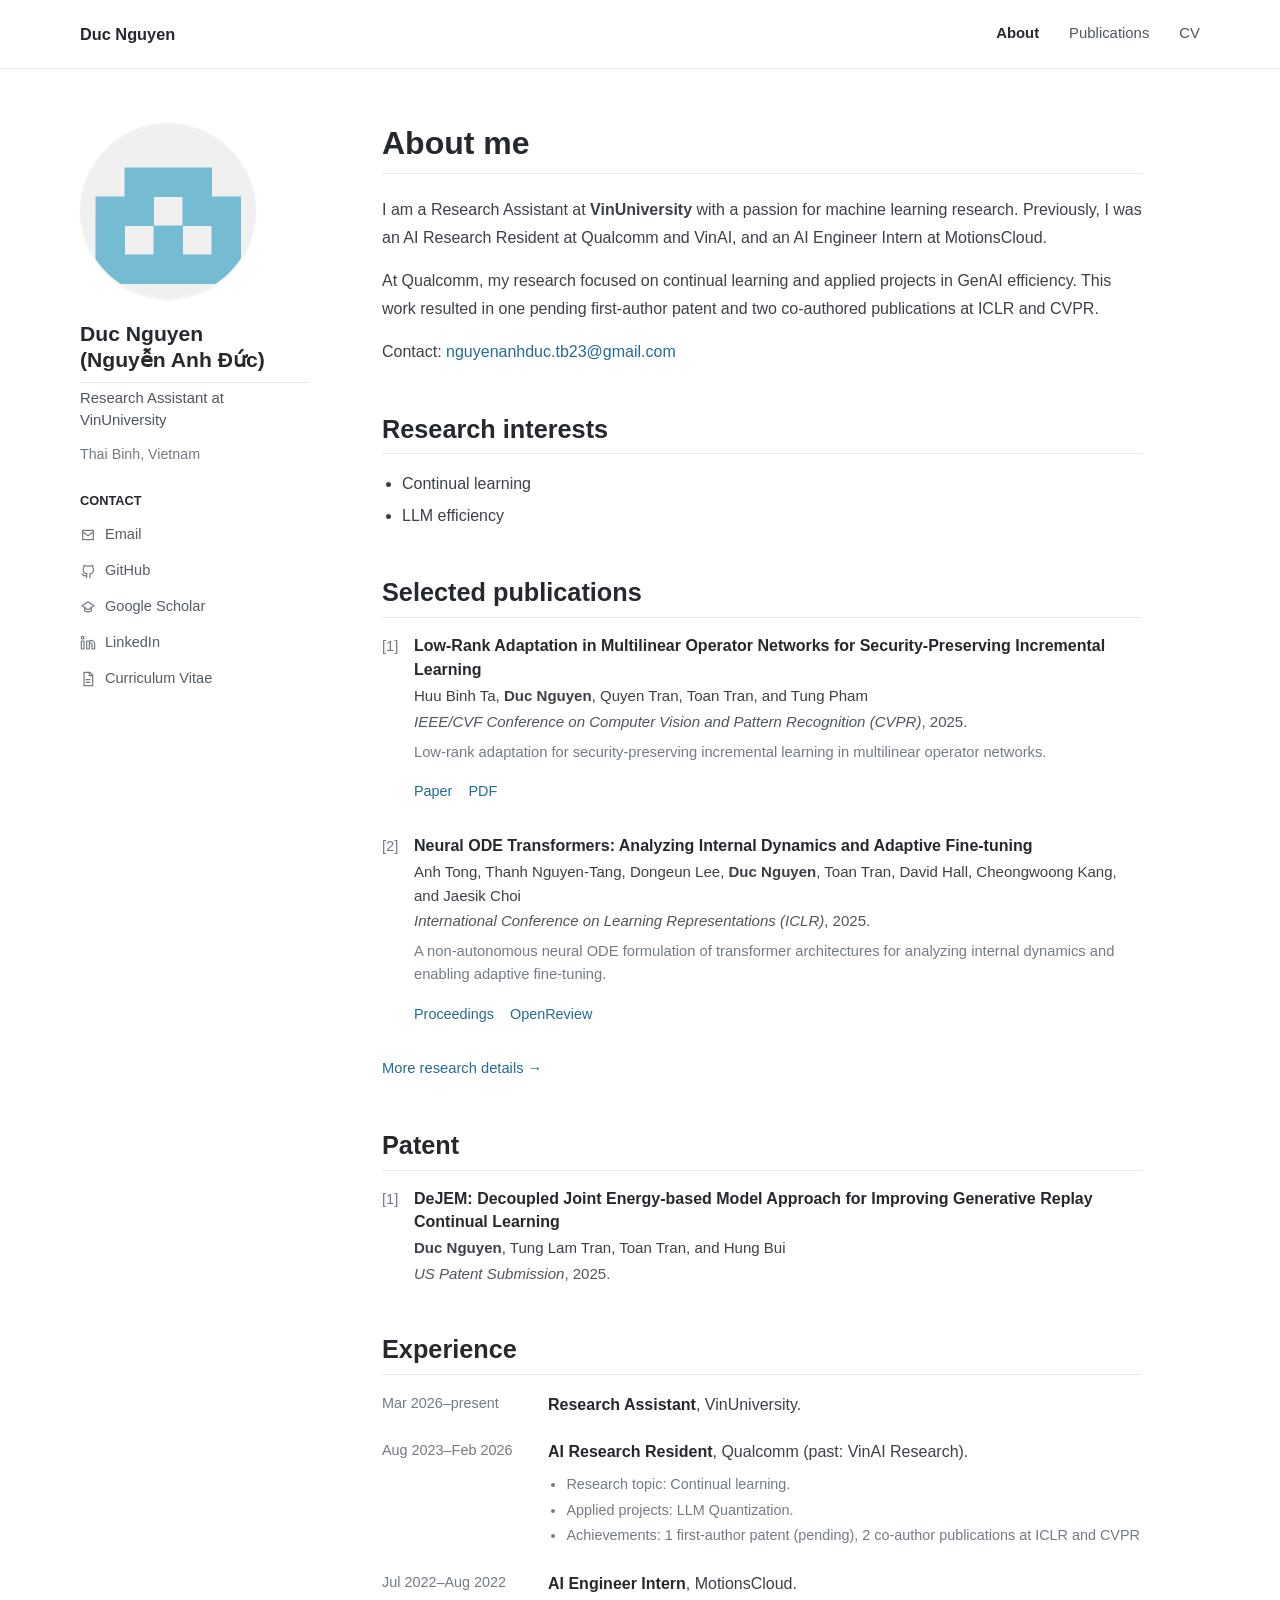
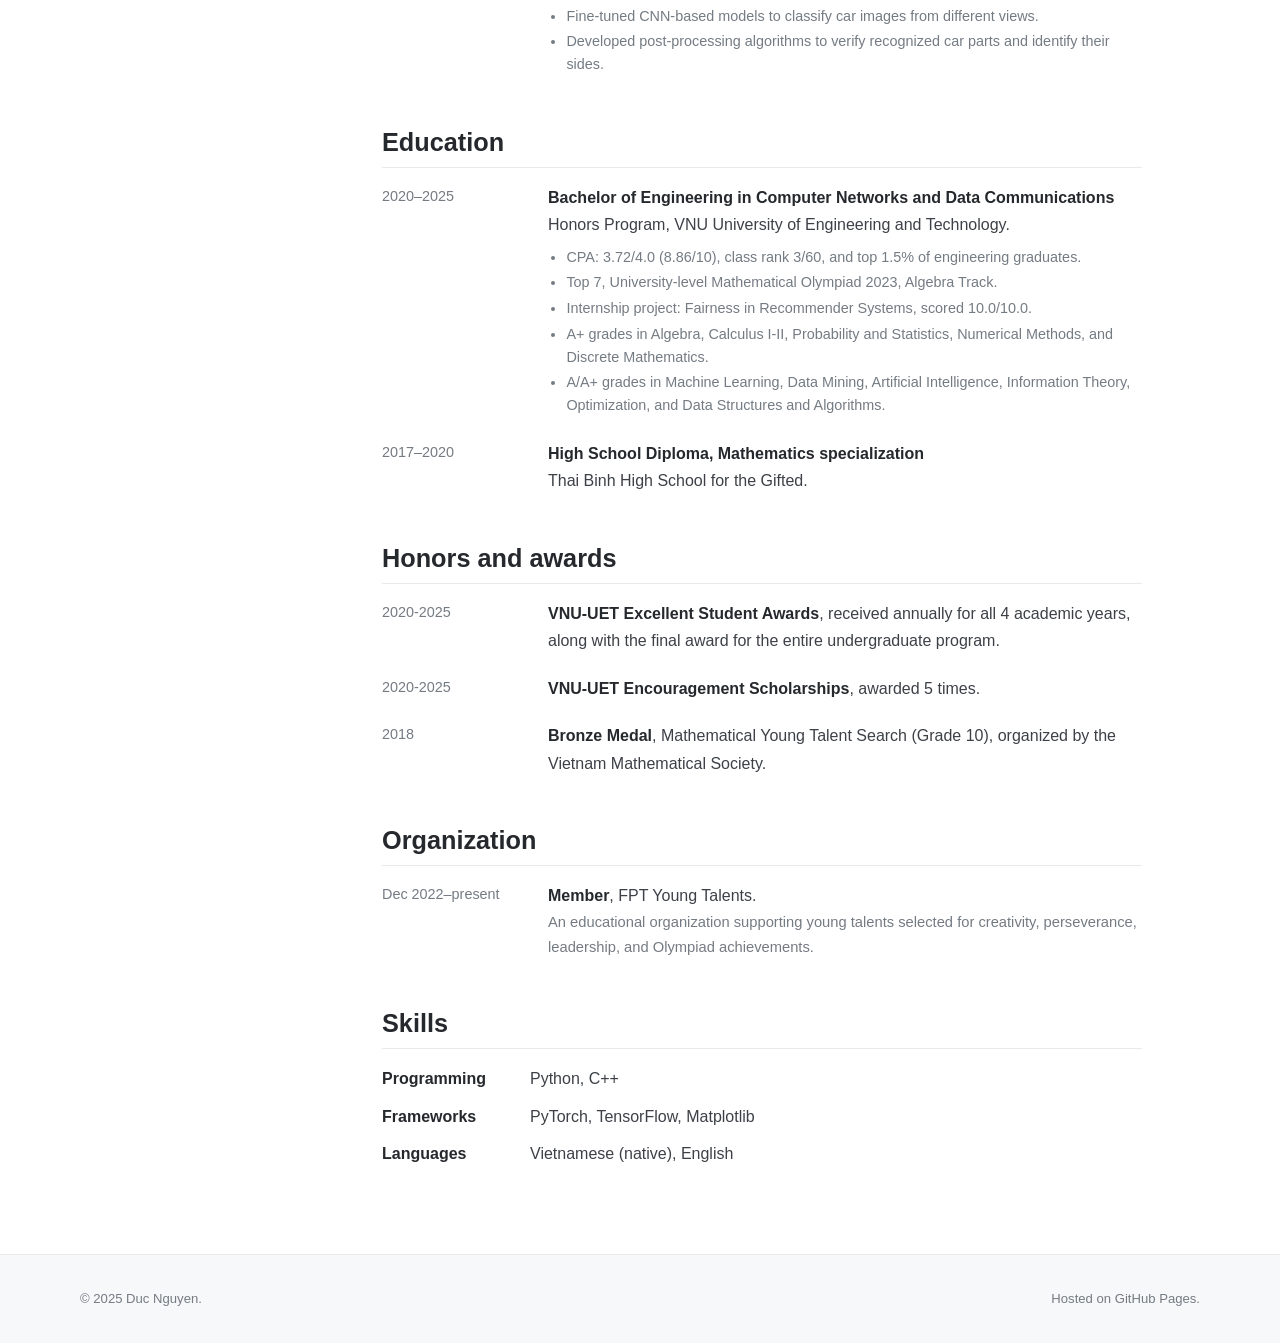
<file: index.html>
<!doctype html>
<html lang="en">
<head>
  <meta charset="utf-8">
  <meta name="viewport" content="width=device-width, initial-scale=1">
  <meta name="description" content="Academic website of Duc Nguyen, a machine learning researcher working on continual learning, incremental learning, and efficient AI.">
  <meta name="author" content="Duc Nguyen">
  <meta property="og:type" content="website">
  <meta property="og:title" content="Duc Nguyen">
  <meta property="og:description" content="Academic website of Duc Nguyen.">
  <meta property="og:image" content="https://nguyenanhductb23.github.io/assets/duc-nguyen.png">
  <meta property="og:url" content="https://nguyenanhductb23.github.io/">
  <link rel="canonical" href="https://nguyenanhductb23.github.io/">
  <title>Duc Nguyen</title>
  <link rel="icon" href="assets/favicon.svg" type="image/svg+xml">
  <link rel="stylesheet" href="styles.css">
</head>
<body>
  <a class="skip-link" href="#main-content">Skip to content</a>

  <header class="site-header">
    <div class="header-inner">
      <a class="site-title" href="index.html">Duc Nguyen</a>
      <nav class="primary-nav" aria-label="Main navigation">
        <a href="index.html" aria-current="page">About</a>
        <a href="publications.html">Publications</a>
        <a href="assets/duc-nguyen-resume.pdf">CV</a>
      </nav>
    </div>
  </header>

  <div class="layout">
    <aside class="sidebar" aria-label="Profile">
      <img class="avatar" src="assets/duc-nguyen.png" width="176" height="176" alt="Duc Nguyen's GitHub avatar">
      <h2 class="profile-name">Duc Nguyen<br>(Nguyễn Anh Đức)</h2>
      <p class="profile-role">Research Assistant at VinUniversity</p>
      <p class="profile-location">Thai Binh, Vietnam</p>

      <p class="follow-label">Contact</p>
      <ul class="profile-links">
        <li>
          <a href="mailto:nguyenanhduc.tb23@gmail.com">
            <svg aria-hidden="true" viewBox="0 0 24 24"><path d="M4 5h16v14H4z"/><path d="m4 7 8 6 8-6"/></svg>
            Email
          </a>
        </li>
        <li>
          <a href="https://github.com/nguyenanhductb23" rel="me">
            <svg aria-hidden="true" viewBox="0 0 24 24"><path d="M9 19c-4.5 1.4-4.5-2.3-6-2.8"/><path d="M15 22v-3.6c0-1 .1-1.5-.5-2.1 2.8-.3 5.7-1.4 5.7-6.2A4.8 4.8 0 0 0 19 6.7a4.5 4.5 0 0 0-.1-3.3s-1-.3-3.4 1.3a11.5 11.5 0 0 0-6 0C7.1 3.1 6.1 3.4 6.1 3.4A4.5 4.5 0 0 0 6 6.7a4.8 4.8 0 0 0-1.2 3.4c0 4.8 2.9 5.9 5.7 6.2-.6.6-.6 1.2-.5 2.1V22"/></svg>
            GitHub
          </a>
        </li>
        <li>
          <a href="https://scholar.google.com/citations?user=aCRYzegAAAAJ&amp;hl=en" rel="me">
            <svg aria-hidden="true" viewBox="0 0 24 24"><path d="m3 10 9-6 9 6-9 6z"/><path d="M7 13v4.5c2.7 2 7.3 2 10 0V13"/></svg>
            Google Scholar
          </a>
        </li>
        <li>
          <a href="https://www.linkedin.com/in/nguyen-anh-duc-tb23" rel="me">
            <svg aria-hidden="true" viewBox="0 0 24 24"><path d="M16 8a6 6 0 0 1 6 6v7h-4v-7a2 2 0 0 0-4 0v7h-4V9h4v2a5 5 0 0 1 2-3z"/><path d="M2 9h4v12H2z"/><path d="M4 6a2 2 0 1 0 0-4 2 2 0 0 0 0 4z"/></svg>
            LinkedIn
          </a>
        </li>
        <li>
          <a href="assets/duc-nguyen-resume.pdf">
            <svg aria-hidden="true" viewBox="0 0 24 24"><path d="M6 2h9l4 4v16H6z"/><path d="M14 2v5h5"/><path d="M9 13h6M9 17h6"/></svg>
            Curriculum Vitae
          </a>
        </li>
      </ul>
    </aside>

    <main class="content" id="main-content">
      <section>
        <h1>About me</h1>
        <p>
          I am a Research Assistant at <strong>VinUniversity</strong> with a passion for machine learning research.
          Previously, I was an AI Research Resident at Qualcomm and VinAI, and an AI Engineer Intern at MotionsCloud.
        </p>
        <p>
          At Qualcomm, my research focused on continual learning and applied projects in GenAI efficiency.
          This work resulted in one pending first-author patent and two co-authored publications at ICLR and CVPR.
        </p>
        <p>Contact: <a href="mailto:nguyenanhduc.tb23@gmail.com">nguyenanhduc.tb23@gmail.com</a></p>
      </section>

      <section>
        <h2>Research interests</h2>
        <ul class="interests">
          <li>Continual learning</li>
          <li>LLM efficiency</li>
        </ul>
      </section>

      <section id="publications">
        <h2>Selected publications</h2>
        <ol class="publication-list">
          <li class="publication">
            <p class="paper-title">Low-Rank Adaptation in Multilinear Operator Networks for Security-Preserving Incremental Learning</p>
            <p class="paper-authors">Huu Binh Ta, <strong>Duc Nguyen</strong>, Quyen Tran, Toan Tran, and Tung Pham</p>
            <p class="paper-venue"><em>IEEE/CVF Conference on Computer Vision and Pattern Recognition (CVPR)</em>, 2025.</p>
            <p class="paper-summary">Low-rank adaptation for security-preserving incremental learning in multilinear operator networks.</p>
            <p class="paper-links">
              <a href="https://openaccess.thecvf.com/content/CVPR2025/html/Ta_Low-Rank_Adaptation_in_Multilinear_Operator_Networks_for_Security-Preserving_Incremental_Learning_CVPR_2025_paper.html">Paper</a>
              <a href="https://openaccess.thecvf.com/content/CVPR2025/papers/Ta_Low-Rank_Adaptation_in_Multilinear_Operator_Networks_for_Security-Preserving_Incremental_Learning_CVPR_2025_paper.pdf">PDF</a>
            </p>
          </li>
          <li class="publication">
            <p class="paper-title">Neural ODE Transformers: Analyzing Internal Dynamics and Adaptive Fine-tuning</p>
            <p class="paper-authors">Anh Tong, Thanh Nguyen-Tang, Dongeun Lee, <strong>Duc Nguyen</strong>, Toan Tran, David Hall, Cheongwoong Kang, and Jaesik Choi</p>
            <p class="paper-venue"><em>International Conference on Learning Representations (ICLR)</em>, 2025.</p>
            <p class="paper-summary">A non-autonomous neural ODE formulation of transformer architectures for analyzing internal dynamics and enabling adaptive fine-tuning.</p>
            <p class="paper-links">
              <a href="https://proceedings.iclr.cc/paper_files/paper/2025/hash/82e3509393670d9d478c359b4ce6f950-Abstract-Conference.html">Proceedings</a>
              <a href="https://openreview.net/forum?id=XnDyddPcBT">OpenReview</a>
            </p>
          </li>
        </ol>
        <p class="more-link"><a href="publications.html">More research details &rarr;</a></p>
      </section>

      <section id="patent">
        <h2>Patent</h2>
        <ol class="publication-list">
          <li class="publication">
            <p class="paper-title">DeJEM: Decoupled Joint Energy-based Model Approach for Improving Generative Replay Continual Learning</p>
            <p class="paper-authors"><strong>Duc Nguyen</strong>, Tung Lam Tran, Toan Tran, and Hung Bui</p>
            <p class="paper-venue"><em>US Patent Submission</em>, 2025.</p>
          </li>
        </ol>
      </section>

      <section>
        <h2>Experience</h2>
        <div class="timeline-item">
          <div class="timeline-date">Mar 2026&ndash;present</div>
          <div class="timeline-body">
            <p><strong>Research Assistant</strong>, VinUniversity.</p>
          </div>
        </div>
        <div class="timeline-item">
          <div class="timeline-date">Aug 2023&ndash;Feb 2026</div>
          <div class="timeline-body">
            <p><strong>AI Research Resident</strong>, Qualcomm (past: VinAI Research).</p>
            <ul class="details">
              <li>Research topic: Continual learning.</li>
              <li>Applied projects: LLM Quantization.</li>
              <li>Achievements: 1 first-author patent (pending), 2 co-author publications at ICLR and CVPR </li>
            </ul>
          </div>
        </div>
        <div class="timeline-item">
          <div class="timeline-date">Jul 2022&ndash;Aug 2022</div>
          <div class="timeline-body">
            <p><strong>AI Engineer Intern</strong>, MotionsCloud.</p>
            <ul class="details">
              <li>Fine-tuned CNN-based models to classify car images from different views.</li>
              <li>Developed post-processing algorithms to verify recognized car parts and identify their sides.</li>
            </ul>
          </div>
        </div>
      </section>

      <section>
        <h2>Education</h2>
        <div class="timeline-item">
          <div class="timeline-date">2020&ndash;2025</div>
          <div class="timeline-body">
            <p><strong>Bachelor of Engineering in Computer Networks and Data Communications</strong></p> 
            <p>Honors Program, VNU University of Engineering and Technology.</p>
            <ul class="details">
              <li>CPA: 3.72/4.0 (8.86/10), class rank 3/60, and top 1.5% of engineering graduates.</li>
              <li>Top 7, University-level Mathematical Olympiad 2023, Algebra Track.</li>
              <li>Internship project: Fairness in Recommender Systems, scored 10.0/10.0.</li>
              <li>A+ grades in Algebra, Calculus I-II, Probability and Statistics, Numerical Methods, and Discrete Mathematics.</li>
              <li>A/A+ grades in Machine Learning, Data Mining, Artificial Intelligence, Information Theory, Optimization, and Data Structures and Algorithms.</li>
            </ul>
          </div>
        </div>
        <div class="timeline-item">
          <div class="timeline-date">2017&ndash;2020</div>
          <div class="timeline-body">
            <p><strong>High School Diploma, Mathematics specialization</strong></p>
            <p>Thai Binh High School for the Gifted.</p>
          </div>
        </div>
      </section>

      <section>
        <h2>Honors and awards</h2>
        <div class="timeline-item">
          <div class="timeline-date">2020-2025</div>
          <div class="timeline-body">
            <p><strong>VNU-UET Excellent Student Awards</strong>, received annually for all 4 academic years, along with the final award for the entire undergraduate program.</p>
          </div>
        </div>
        <div class="timeline-item">
          <div class="timeline-date">2020-2025</div>
          <div class="timeline-body">
            <p><strong>VNU-UET Encouragement Scholarships</strong>, awarded 5 times.</p>
          </div>
        </div>
        <div class="timeline-item">
          <div class="timeline-date">2018</div>
          <div class="timeline-body">
            <p><strong>Bronze Medal</strong>, Mathematical Young Talent Search (Grade 10), organized by the Vietnam Mathematical Society.</p>
          </div>
        </div>
      </section>

      <section>
        <h2>Organization</h2>
        <div class="timeline-item">
          <div class="timeline-date">Dec 2022&ndash;present</div>
          <div class="timeline-body">
            <p><strong>Member</strong>, FPT Young Talents.</p>
            <p class="note">An educational organization supporting young talents selected for creativity, perseverance, leadership, and Olympiad achievements.</p>
          </div>
        </div>
      </section>

      <section>
        <h2>Skills</h2>
        <div class="skill-item"><strong>Programming</strong><span>Python, C++</span></div>
        <div class="skill-item"><strong>Frameworks</strong><span>PyTorch, TensorFlow, Matplotlib</span></div>
        <div class="skill-item"><strong>Languages</strong><span>Vietnamese (native), English</span></div>
      </section>
    </main>
  </div>

  <footer class="site-footer">
    <div class="footer-inner">
      <p>&copy; 2025 Duc Nguyen.</p>
      <p class="footer-links">Hosted on GitHub Pages.</p>
    </div>
  </footer>
</body>
</html>
</file>
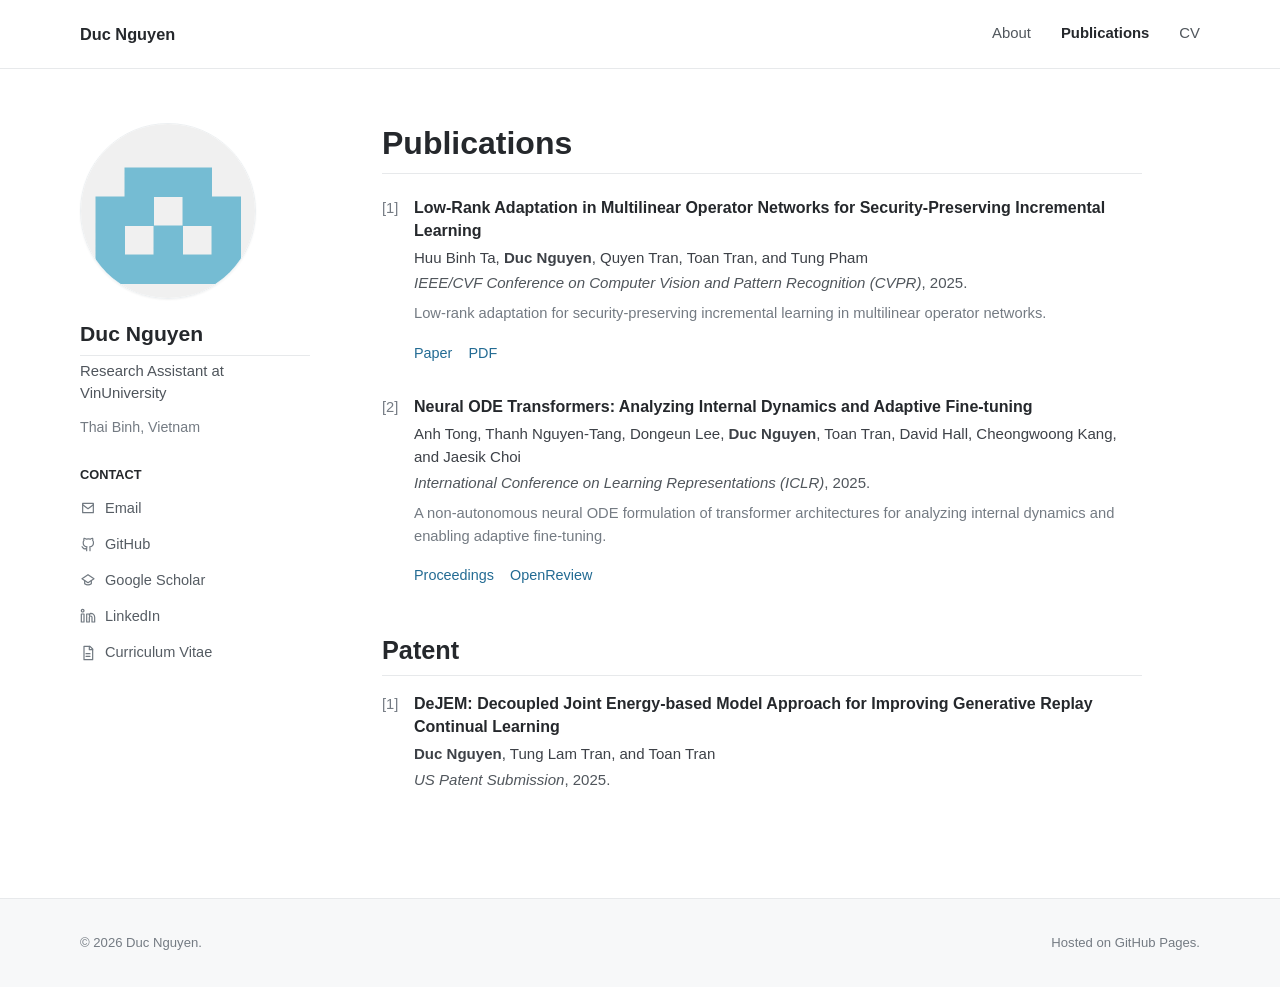
<file: publications.html>
<!doctype html>
<html lang="en">
<head>
  <meta charset="utf-8">
  <meta name="viewport" content="width=device-width, initial-scale=1">
  <meta name="description" content="Publications and research outputs by Duc Nguyen.">
  <meta name="author" content="Duc Nguyen">
  <title>Publications | Duc Nguyen</title>
  <link rel="icon" href="assets/favicon.svg" type="image/svg+xml">
  <link rel="stylesheet" href="styles.css">
</head>
<body>
  <a class="skip-link" href="#main-content">Skip to content</a>

  <header class="site-header">
    <div class="header-inner">
      <a class="site-title" href="index.html">Duc Nguyen</a>
      <nav class="primary-nav" aria-label="Main navigation">
        <a href="index.html">About</a>
        <a href="publications.html" aria-current="page">Publications</a>
        <a href="assets/duc-nguyen-resume.pdf">CV</a>
      </nav>
    </div>
  </header>

  <div class="layout">
    <aside class="sidebar" aria-label="Profile">
      <img class="avatar" src="assets/duc-nguyen.png" width="176" height="176" alt="Duc Nguyen's GitHub avatar">
      <h2 class="profile-name">Duc Nguyen</h2>
      <p class="profile-role">Research Assistant at VinUniversity</p>
      <p class="profile-location">Thai Binh, Vietnam</p>

      <p class="follow-label">Contact</p>
      <ul class="profile-links">
        <li><a href="mailto:nguyenanhduc.tb23@gmail.com"><svg aria-hidden="true" viewBox="0 0 24 24"><path d="M4 5h16v14H4z"/><path d="m4 7 8 6 8-6"/></svg>Email</a></li>
        <li><a href="https://github.com/nguyenanhductb23" rel="me"><svg aria-hidden="true" viewBox="0 0 24 24"><path d="M9 19c-4.5 1.4-4.5-2.3-6-2.8"/><path d="M15 22v-3.6c0-1 .1-1.5-.5-2.1 2.8-.3 5.7-1.4 5.7-6.2A4.8 4.8 0 0 0 19 6.7a4.5 4.5 0 0 0-.1-3.3s-1-.3-3.4 1.3a11.5 11.5 0 0 0-6 0C7.1 3.1 6.1 3.4 6.1 3.4A4.5 4.5 0 0 0 6 6.7a4.8 4.8 0 0 0-1.2 3.4c0 4.8 2.9 5.9 5.7 6.2-.6.6-.6 1.2-.5 2.1V22"/></svg>GitHub</a></li>
        <li><a href="https://scholar.google.com/citations?user=aCRYzegAAAAJ&amp;hl=en" rel="me"><svg aria-hidden="true" viewBox="0 0 24 24"><path d="m3 10 9-6 9 6-9 6z"/><path d="M7 13v4.5c2.7 2 7.3 2 10 0V13"/></svg>Google Scholar</a></li>
        <li><a href="https://www.linkedin.com/in/nguyen-anh-duc-tb23" rel="me"><svg aria-hidden="true" viewBox="0 0 24 24"><path d="M16 8a6 6 0 0 1 6 6v7h-4v-7a2 2 0 0 0-4 0v7h-4V9h4v2a5 5 0 0 1 2-3z"/><path d="M2 9h4v12H2z"/><path d="M4 6a2 2 0 1 0 0-4 2 2 0 0 0 0 4z"/></svg>LinkedIn</a></li>
        <li><a href="assets/duc-nguyen-resume.pdf"><svg aria-hidden="true" viewBox="0 0 24 24"><path d="M6 2h9l4 4v16H6z"/><path d="M14 2v5h5"/><path d="M9 13h6M9 17h6"/></svg>Curriculum Vitae</a></li>
      </ul>
    </aside>

    <main class="content" id="main-content">
      <section>
        <h1>Publications</h1>
        <ol class="publication-list">
          <li class="publication">
            <p class="paper-title">Low-Rank Adaptation in Multilinear Operator Networks for Security-Preserving Incremental Learning</p>
            <p class="paper-authors">Huu Binh Ta, <strong>Duc Nguyen</strong>, Quyen Tran, Toan Tran, and Tung Pham</p>
            <p class="paper-venue"><em>IEEE/CVF Conference on Computer Vision and Pattern Recognition (CVPR)</em>, 2025.</p>
            <p class="paper-summary">Low-rank adaptation for security-preserving incremental learning in multilinear operator networks.</p>
            <p class="paper-links">
              <a href="https://openaccess.thecvf.com/content/CVPR2025/html/Ta_Low-Rank_Adaptation_in_Multilinear_Operator_Networks_for_Security-Preserving_Incremental_Learning_CVPR_2025_paper.html">Paper</a>
              <a href="https://openaccess.thecvf.com/content/CVPR2025/papers/Ta_Low-Rank_Adaptation_in_Multilinear_Operator_Networks_for_Security-Preserving_Incremental_Learning_CVPR_2025_paper.pdf">PDF</a>
            </p>
          </li>
          <li class="publication">
            <p class="paper-title">Neural ODE Transformers: Analyzing Internal Dynamics and Adaptive Fine-tuning</p>
            <p class="paper-authors">Anh Tong, Thanh Nguyen-Tang, Dongeun Lee, <strong>Duc Nguyen</strong>, Toan Tran, David Hall, Cheongwoong Kang, and Jaesik Choi</p>
            <p class="paper-venue"><em>International Conference on Learning Representations (ICLR)</em>, 2025.</p>
            <p class="paper-summary">A non-autonomous neural ODE formulation of transformer architectures for analyzing internal dynamics and enabling adaptive fine-tuning.</p>
            <p class="paper-links">
              <a href="https://proceedings.iclr.cc/paper_files/paper/2025/hash/82e3509393670d9d478c359b4ce6f950-Abstract-Conference.html">Proceedings</a>
              <a href="https://openreview.net/forum?id=XnDyddPcBT">OpenReview</a>
            </p>
          </li>
        </ol>
      </section>

      <section>
        <h2>Patent</h2>
        <ol class="publication-list">
          <li class="publication">
            <p class="paper-title">DeJEM: Decoupled Joint Energy-based Model Approach for Improving Generative Replay Continual Learning</p>
            <p class="paper-authors"><strong>Duc Nguyen</strong>, Tung Lam Tran, and Toan Tran</p>
            <p class="paper-venue"><em>US Patent Submission</em>, 2025.</p>
          </li>
        </ol>
      </section>
    </main>
  </div>

  <footer class="site-footer">
    <div class="footer-inner">
      <p>&copy; 2026 Duc Nguyen.</p>
      <p class="footer-links">Hosted on GitHub Pages.</p>
    </div>
  </footer>
</body>
</html>
</file>
<file: styles.css>
:root {
  --text: #3d4147;
  --heading: #25282c;
  --muted: #747b83;
  --link: #236b93;
  --line: #e7e9eb;
  --soft: #f7f8f9;
  --page-width: 1120px;
  --sidebar-width: 230px;
}

* { box-sizing: border-box; }

html {
  scroll-behavior: smooth;
  -webkit-text-size-adjust: 100%;
}

body {
  margin: 0;
  color: var(--text);
  background: #fff;
  font-family: -apple-system, BlinkMacSystemFont, "Segoe UI", Roboto, Helvetica, Arial, sans-serif;
  font-size: 16px;
  line-height: 1.72;
  letter-spacing: 0;
  -webkit-font-smoothing: antialiased;
  text-rendering: optimizeLegibility;
}

a { color: var(--link); text-decoration: none; }

a:hover,
a:focus-visible {
  color: #154e70;
  text-decoration: underline;
  text-underline-offset: 3px;
}

.skip-link {
  position: fixed;
  top: -70px;
  left: 16px;
  z-index: 1000;
  padding: 8px 12px;
  border: 1px solid var(--line);
  border-radius: 4px;
  background: #fff;
  color: var(--heading);
}

.skip-link:focus { top: 12px; }

.site-header {
  border-bottom: 1px solid var(--line);
  background: rgba(255, 255, 255, .97);
}

.header-inner {
  width: min(calc(100% - 48px), var(--page-width));
  min-height: 68px;
  margin: 0 auto;
  display: flex;
  align-items: center;
  justify-content: space-between;
  gap: 28px;
}

.site-title {
  color: var(--heading);
  font-size: 1.02rem;
  font-weight: 650;
  letter-spacing: 0;
  white-space: nowrap;
}

.site-title:hover { text-decoration: none; }

.primary-nav {
  display: flex;
  align-items: center;
  gap: 30px;
  font-size: .93rem;
}

.primary-nav a { color: #50565c; }
.primary-nav a[aria-current="page"] { color: var(--heading); font-weight: 600; }

.layout {
  width: min(calc(100% - 48px), var(--page-width));
  margin: 54px auto 76px;
  display: grid;
  grid-template-columns: var(--sidebar-width) minmax(0, 1fr);
  gap: 72px;
  align-items: start;
}

.sidebar {
  position: sticky;
  top: 34px;
  min-width: 0;
}

.avatar {
  display: block;
  width: 176px;
  height: 176px;
  object-fit: cover;
  border: 1px solid #edf0f2;
  border-radius: 50%;
  box-shadow: 0 1px 2px rgba(0, 0, 0, .05);
}

.profile-name {
  margin: 22px 0 4px;
  color: var(--heading);
  font-size: 1.32rem;
  font-weight: 650;
  line-height: 1.25;
  letter-spacing: 0;
}

.profile-role {
  margin: 0 0 11px;
  color: #4f555c;
  font-size: .93rem;
  line-height: 1.48;
}

.profile-location { margin: 0; color: var(--muted); font-size: .89rem; }

.follow-label {
  margin: 24px 0 10px;
  color: var(--heading);
  font-size: .8rem;
  font-weight: 700;
  letter-spacing: 0;
  text-transform: uppercase;
}

.profile-links { margin: 0; padding: 0; list-style: none; }
.profile-links li { margin: 7px 0; }

.profile-links a {
  display: inline-flex;
  align-items: center;
  gap: 9px;
  color: #555c63;
  font-size: .91rem;
}

.profile-links svg {
  width: 16px;
  height: 16px;
  flex: 0 0 16px;
  fill: none;
  stroke: #717981;
  stroke-width: 1.8;
  stroke-linecap: round;
  stroke-linejoin: round;
}

.content { max-width: 760px; min-width: 0; }
section { margin: 0 0 47px; }
section:last-child { margin-bottom: 0; }

h1,
h2 {
  color: var(--heading);
  font-weight: 600;
  letter-spacing: 0;
}

h1 {
  margin: 0 0 22px;
  padding-bottom: 10px;
  border-bottom: 1px solid var(--line);
  font-size: 2rem;
  line-height: 1.25;
}

h2 {
  margin: 0 0 16px;
  padding-bottom: 8px;
  border-bottom: 1px solid var(--line);
  font-size: 1.58rem;
  line-height: 1.3;
}

p { margin: 0 0 16px; }
.interests { margin: 6px 0 0; padding-left: 1.25rem; }
.interests li { margin: 4px 0; }

.timeline-item {
  display: grid;
  grid-template-columns: 146px minmax(0, 1fr);
  gap: 20px;
  margin: 0 0 20px;
}

.timeline-date { color: var(--muted); font-size: .9rem; white-space: nowrap; }
.timeline-body p { margin: 0; }
.timeline-body strong { color: var(--heading); font-weight: 620; }
.note { color: var(--muted); font-size: .92rem; }

.details {
  margin: 7px 0 0;
  padding-left: 1.15rem;
  color: var(--muted);
  font-size: .9rem;
  line-height: 1.58;
}

.details li { margin: 3px 0; }

.skill-item {
  display: grid;
  grid-template-columns: 128px minmax(0, 1fr);
  gap: 20px;
  margin: 0 0 10px;
}

.skill-item strong { color: var(--heading); font-weight: 620; }

.publication-list {
  margin: 0;
  padding: 0;
  list-style: none;
  counter-reset: pub;
}

.publication {
  position: relative;
  margin: 0 0 31px;
  padding-left: 32px;
  counter-increment: pub;
}

.publication::before {
  content: "[" counter(pub) "]";
  position: absolute;
  left: 0;
  top: 0;
  color: var(--muted);
  font-size: .92rem;
}

.paper-title {
  margin: 0 0 3px;
  color: var(--heading);
  font-weight: 640;
  line-height: 1.46;
}

.paper-authors,
.paper-venue,
.paper-links {
  margin: 2px 0;
  font-size: .94rem;
  line-height: 1.58;
}

.paper-venue { color: #50565c; }
.paper-summary { margin-top: 7px; color: var(--muted); font-size: .92rem; line-height: 1.58; }
.paper-links { margin-top: 6px; font-size: .9rem; }
.paper-links a { margin-right: 12px; }
.more-link { margin-top: 4px; font-size: .92rem; }

.site-footer { border-top: 1px solid var(--line); background: var(--soft); }

.footer-inner {
  width: min(calc(100% - 48px), var(--page-width));
  min-height: 88px;
  margin: 0 auto;
  display: flex;
  align-items: center;
  justify-content: space-between;
  gap: 24px;
  color: var(--muted);
  font-size: .82rem;
}

.footer-inner p { margin: 0; }
.footer-links { white-space: nowrap; }

.not-found {
  width: min(calc(100% - 48px), 680px);
  margin: 12vh auto;
}

@media (max-width: 820px) {
  .layout { grid-template-columns: 1fr; gap: 48px; margin-top: 38px; }
  .sidebar {
    position: static;
    display: grid;
    grid-template-columns: 132px minmax(0, 1fr);
    column-gap: 26px;
    align-items: start;
  }
  .avatar { grid-row: 1 / span 6; width: 132px; height: 132px; }
  .profile-name { margin-top: 4px; }
  .follow-label { margin-top: 17px; }
  .profile-links { display: flex; flex-wrap: wrap; gap: 3px 18px; }
  .profile-links li { margin: 3px 0; }
  .content { max-width: none; }
}

@media (max-width: 590px) {
  .header-inner,
  .layout,
  .footer-inner { width: min(calc(100% - 30px), var(--page-width)); }
  .header-inner {
    min-height: auto;
    padding: 16px 0 13px;
    align-items: flex-start;
    flex-direction: column;
    gap: 8px;
  }
  .primary-nav { width: 100%; gap: 18px; overflow-x: auto; padding-bottom: 2px; font-size: .9rem; }
  .layout { margin: 34px auto 56px; }
  .sidebar { display: block; }
  .avatar { width: 122px; height: 122px; }
  .profile-name { margin-top: 18px; }
  .profile-links { margin-top: 0; }
  h1 { font-size: 1.78rem; }
  h2 { font-size: 1.43rem; }
  .timeline-item { display: block; margin-bottom: 24px; }
  .timeline-date { display: block; margin-bottom: 3px; }
  .skill-item { grid-template-columns: 1fr; gap: 0; margin-bottom: 14px; }
  .footer-inner { padding: 20px 0; align-items: flex-start; flex-direction: column; gap: 4px; }
}
</file>
